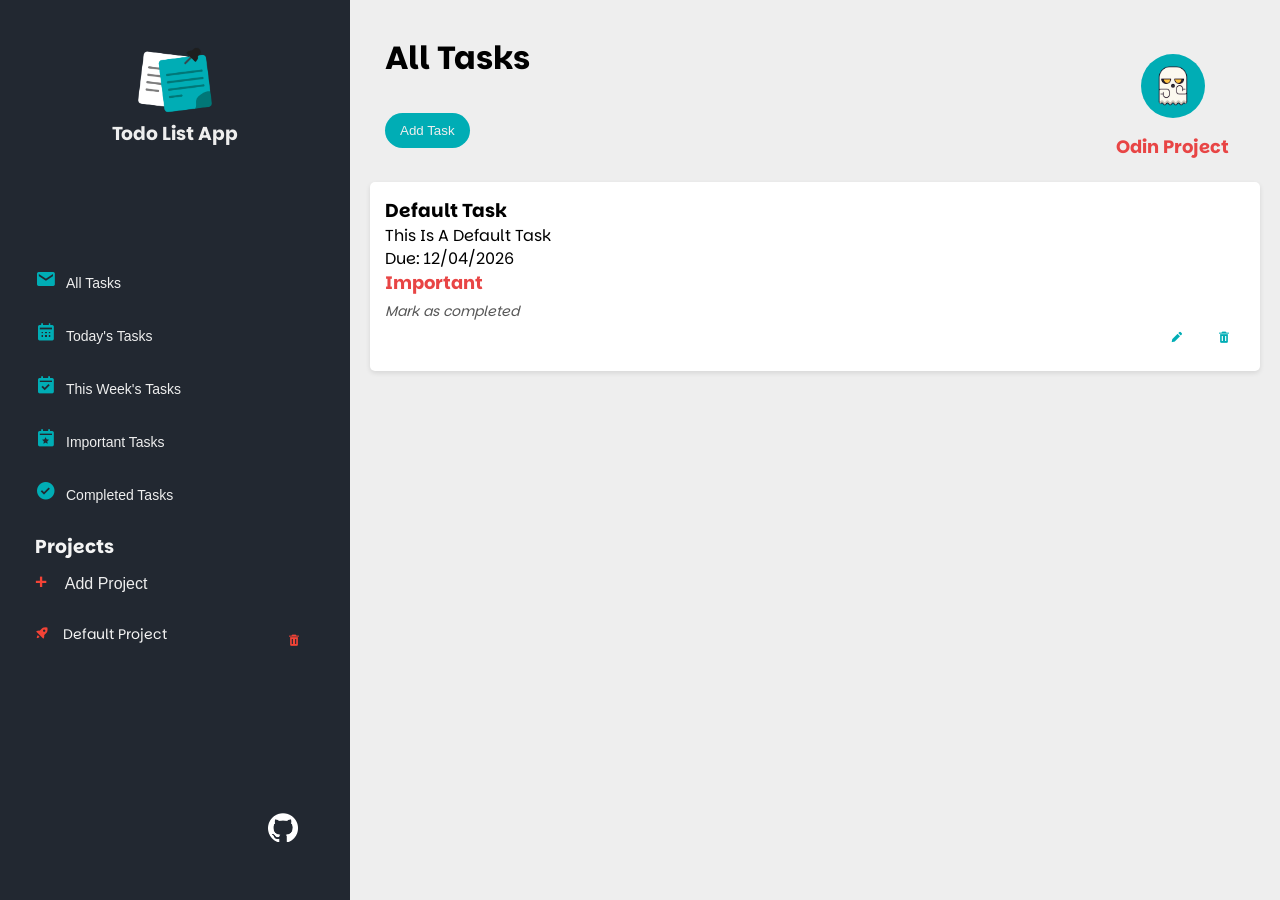
<file: index.html>
<!doctype html><html lang="en"><head><meta charset="UTF-8"><meta name="viewport" content="width=device-width,initial-scale=1"><link rel="stylesheet" href="https://cdn.jsdelivr.net/npm/boxicons@latest/css/boxicons.min.css"><title>Odin Project Todolist App</title><script defer="defer" src="main.js"></script></head><body><div class="side-nav" id="sideNav"><div class="side-nav-header"><img src="c797d7eb57581afcc4a9.png" alt="..."><h3>Todo List App</h3></div><div class="side-nav-buttons"><button class="side-nav-btn" id="allTasksBtn"><i class="bx bxs-envelope"></i>All Tasks</button> <button class="side-nav-btn" id="todaysTasksBtn"><i class="bx bxs-calendar"></i>Today's Tasks</button> <button class="side-nav-btn" id="weekTasksBtn"><i class="bx bxs-calendar-check"></i>This Week's Tasks</button> <button class="side-nav-btn" id="importantTasksBtn"><i class="bx bxs-calendar-star"></i>Important Tasks</button> <button class="side-nav-btn" id="completedTaskBtn"><i class="bx bxs-check-circle"></i>Completed Tasks</button><br><div class="project-nav" id="projectNav"><h3>Projects</h3><button class="side-nav-btn" id="project-popupBtn"><span>&#43;</span> Add Project</button><div class="project-content"><div class="project-lists"></div><div class="project-popup-container"><input id="projectInput" placeholder="Enter new project"><div class="project-buttons"><button class="project-btn" id="addProjectBtn"><i class="bx bx-plus"></i></button> <button class="project-btn" id="closeProjectPopupBtn"><i class="bx bx-x"></i></button></div></div></div></div></div><div class="side-nav-footer"><a href="https://github.com/xxemat20xx" target="_blank"><img src="925aa8e685ab0217bb34.png" alt="..."></a></div></div><div class="main-content"><div class="message-notif-content"></div><div class="main-content-header"><div class="main-content-header-content"><h1 id="currentTaskHead">Todo List</h1><button id="addTaskBtn">Add Task</button></div><div class="main-content-header-content main-img-container"><div class="header-logo-text"><img src="d76275e12148ec81df92.png" alt=""> <strong>Odin Project</strong></div></div></div><ul id="todoList"></ul><div id="taskModal" class="modal"><div class="modal-content"><h2>Add Task</h2><form id="taskForm"><label for="title">Title:</label> <input id="title" name="title" required> <label for="description">Description:</label> <textarea id="description" name="description" required></textarea> <label for="dueDate">Due Date:</label> <input type="date" id="dueDate" name="dueDate" required><div class="form-buttons"><label for="isImportant">Important:</label> <input type="checkbox" id="isImportant" name="isImportant"> <button type="submit" id="taskBtn">Add Task</button> <button type="button" id="closeModalBtn">Close</button></div></form></div></div></div><div class="note-content"></div></body></html>
</file>
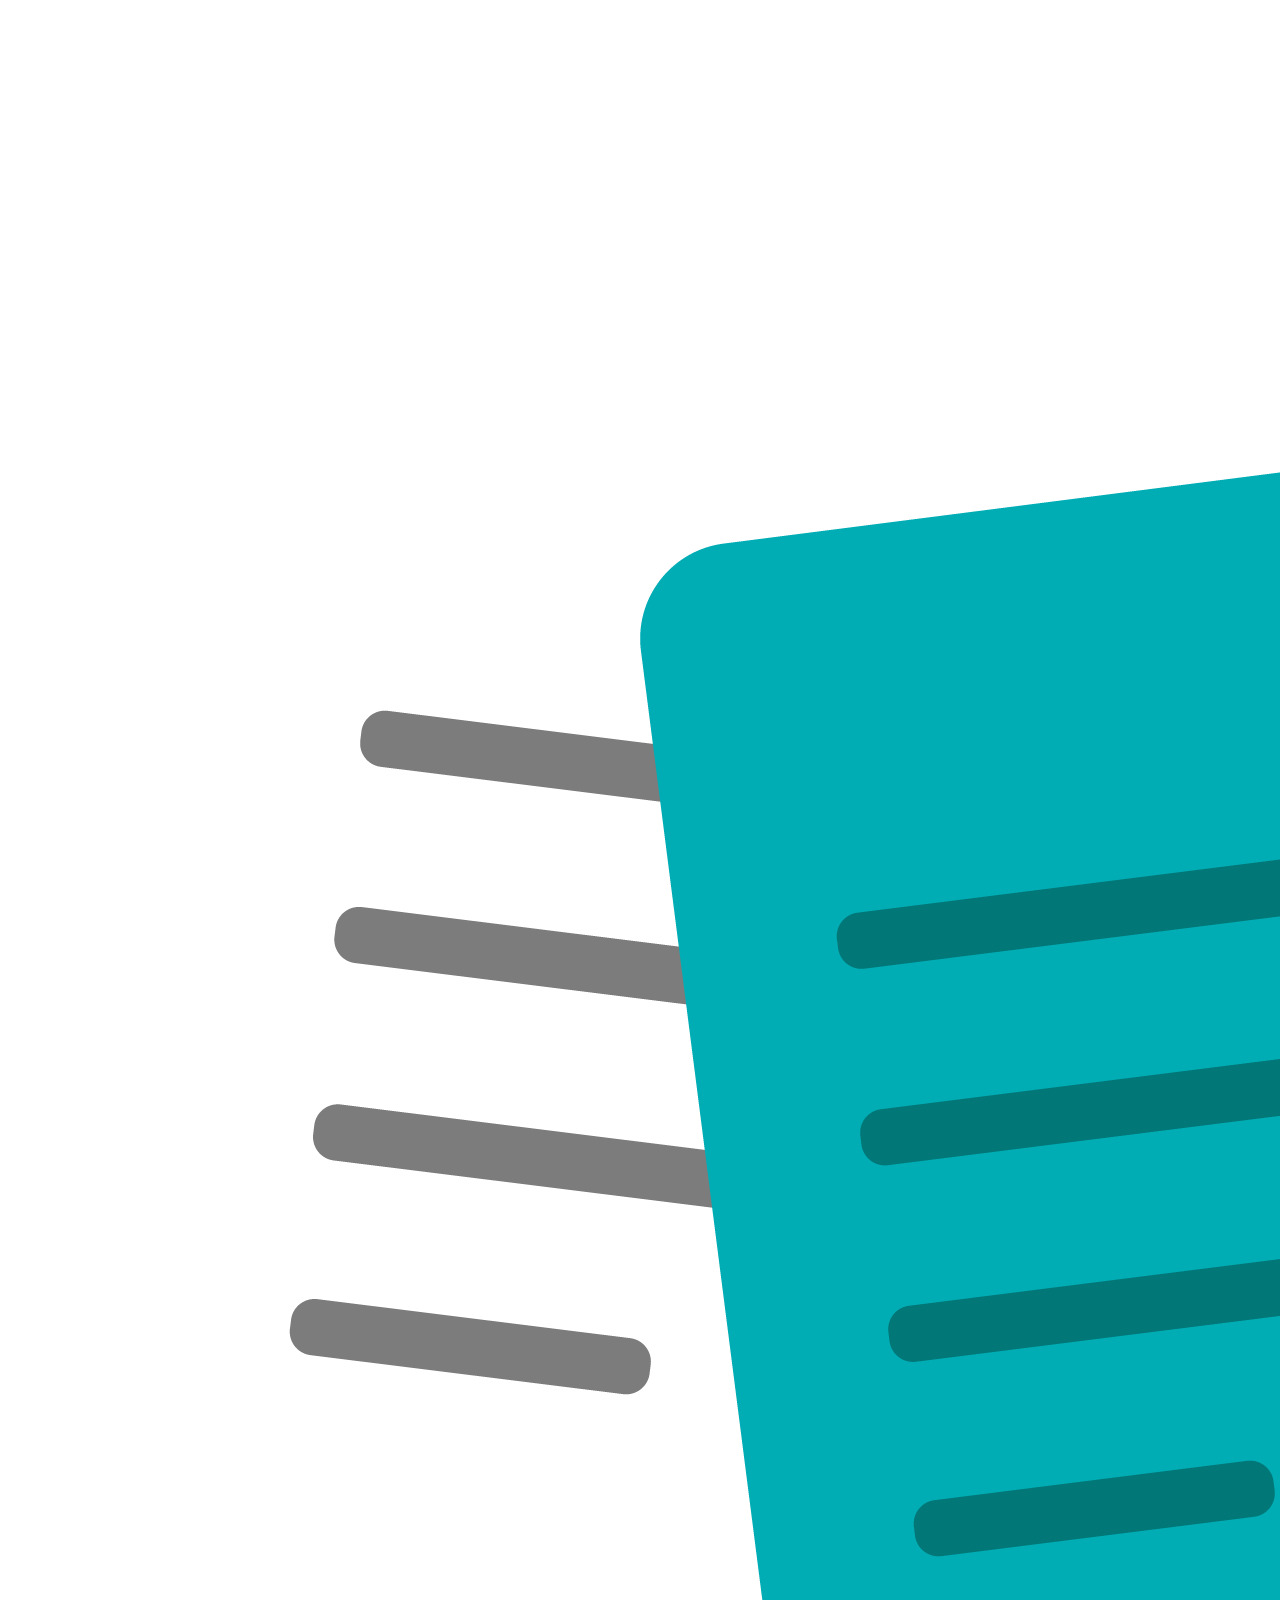
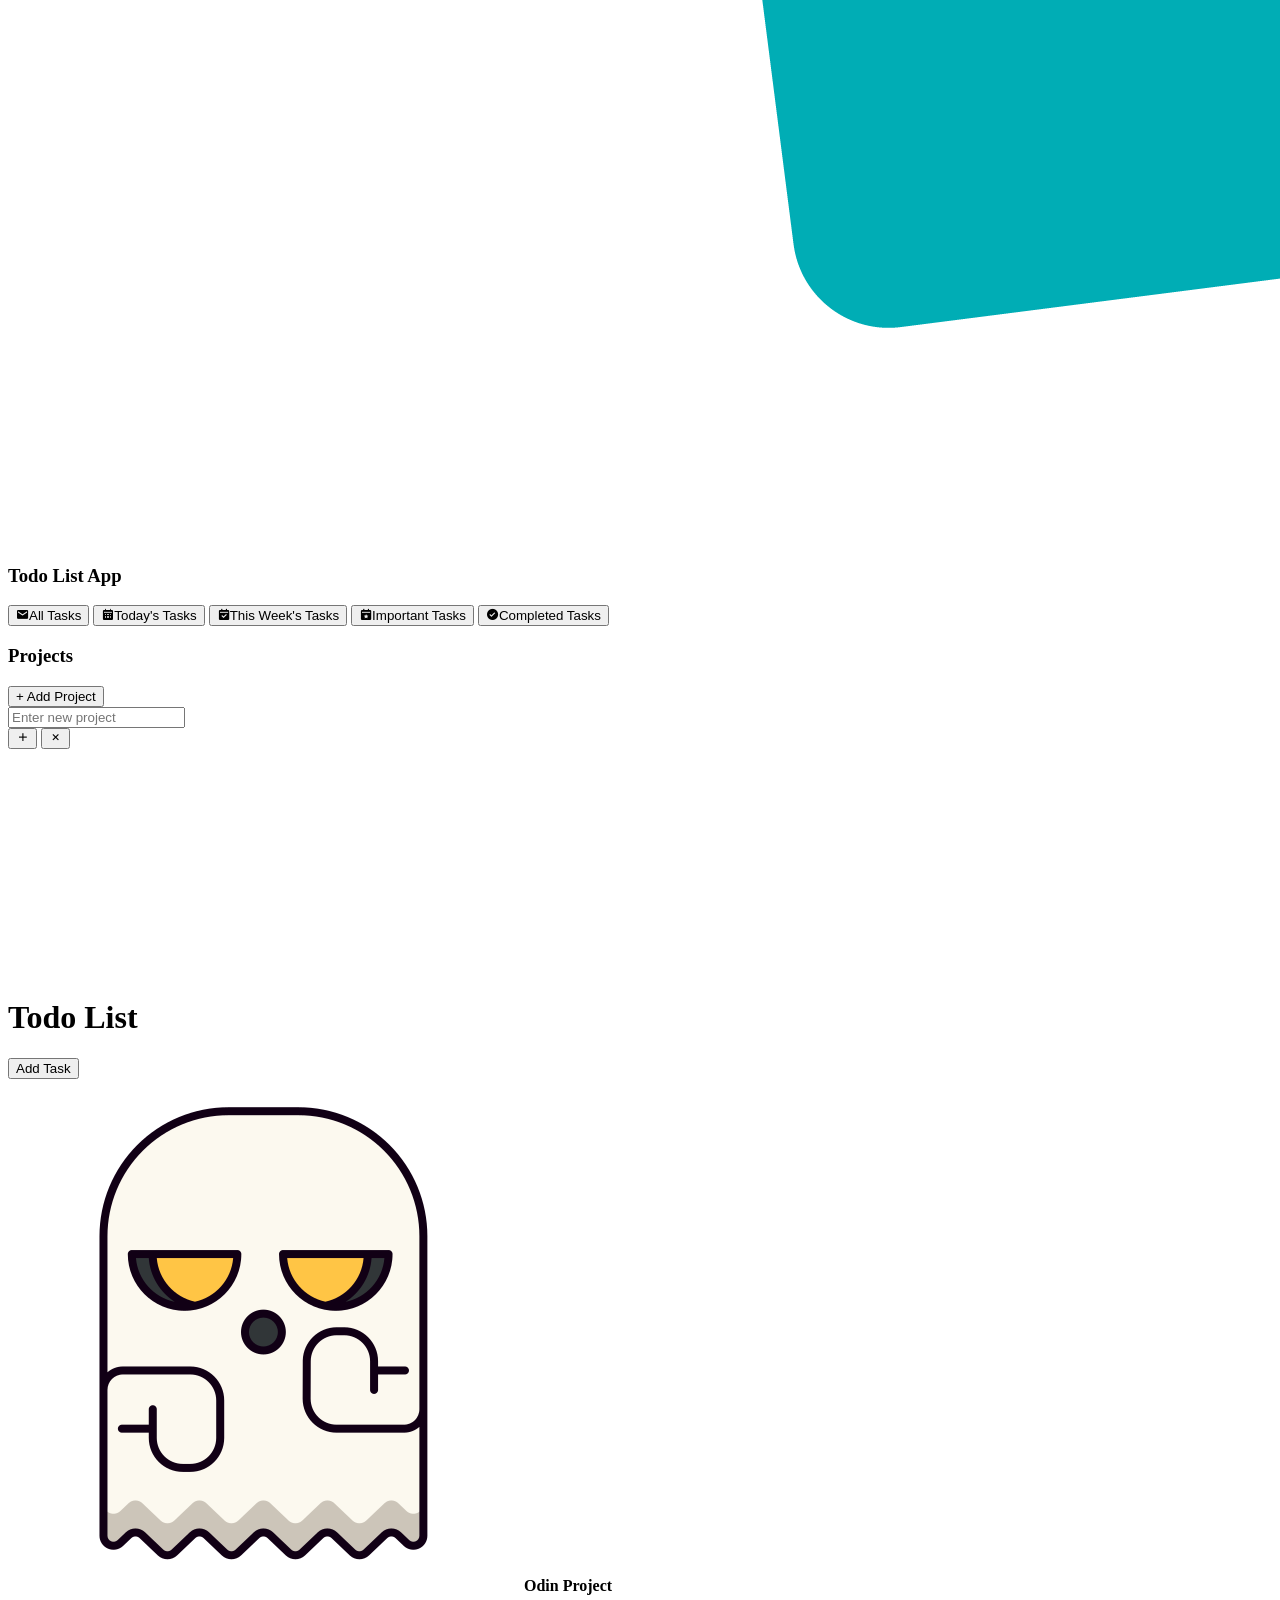
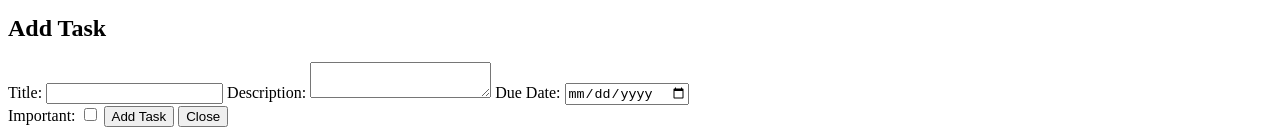
<file: src/index.html>
<!DOCTYPE html>
<html lang="en">

<head>
    <meta charset="UTF-8">
    <meta name="viewport" content="width=device-width, initial-scale=1.0">
    <link rel="stylesheet" href="https://cdn.jsdelivr.net/npm/boxicons@latest/css/boxicons.min.css">
    <title>Odin Project Todolist App</title>

</head>

<body>
    <!-- Side Navigation -->
    <div class="side-nav" id="sideNav">
        <div class="side-nav-header">
            <img src="./img/note-logo-01.png" alt="...">
            <h3>Todo List App</h3>
        </div>
        <div class="side-nav-buttons">
            <button class="side-nav-btn" id="allTasksBtn"><i class='bx bxs-envelope'></i>All Tasks</button>
            <button class="side-nav-btn" id="todaysTasksBtn"><i class='bx bxs-calendar'></i>Today's Tasks</button>
            <button class="side-nav-btn" id="weekTasksBtn"><i class='bx bxs-calendar-check'></i>This Week's
                Tasks</button>
            <button class="side-nav-btn" id="importantTasksBtn"><i class='bx bxs-calendar-star'></i>Important
                Tasks</button>
            <button class="side-nav-btn" id="completedTaskBtn"><i class='bx bxs-check-circle'></i></i>Completed
                Tasks</button>
            <br>
          
            <div class="project-nav" id="projectNav">
                <h3>Projects</h3>
                <button class="side-nav-btn" id="project-popupBtn"><span>&#43;</span> Add Project</button>
                <div class="project-content">

                    <div class="project-lists">
                        <!-- PROJECT LIST TO APPEN -->
                    </div>
                    
                    <div class="project-popup-container">
                        <input type="text" id="projectInput" placeholder="Enter new project">

                        <div class="project-buttons">
                            <button class="project-btn" id="addProjectBtn"><i class='bx bx-plus'></i></button>
                            <button class="project-btn" id="closeProjectPopupBtn"><i class='bx bx-x'></i></button>
                        </div>
                    </div>
                </div>
            </div>
        </div>
        <div class="side-nav-footer">
            <a href="https://github.com/xxemat20xx" target="_blank"><img src="./img/github-mark-white.png"
                    alt="..."></a>
        </div>
    </div>

    <div class="main-content">
        <div class="message-notif-content">
            <!-- <div class="msg-notif-text added-task-msg">Added to Task</div>
            <div class="msg-notif-text deleted-task-msg">Added to Task</div> -->
        </div>
        <div class="main-content-header">
            <div class="main-content-header-content">
                <h1 id="currentTaskHead">Todo List</h1>
                <button id="addTaskBtn">Add Task</button>
            </div>

            <div class="main-content-header-content main-img-container">
                <!-- <div class="note-logo-text">
                    <button class="btn btn-note" id="openNoteBtn"><i class='bx bxs-note'></i></button>

                </div> -->
                <div class="header-logo-text">
                    <img src="./img/logo.png" alt="">
                    <strong>Odin Project</strong>
                </div>
            </div>
        </div>
        <!-- Todo List -->
        <ul id="todoList"></ul>

        <!-- Modal -->
        <div id="taskModal" class="modal">
            <div class="modal-content">
                <h2>Add Task</h2>
                <form id="taskForm">
                    <label for="title">Title:</label>
                    <input type="text" id="title" name="title" required>
                    <label for="description">Description:</label>
                    <textarea id="description" name="description" required></textarea>
                    <label for="dueDate">Due Date:</label>
                    <input type="date" id="dueDate" name="dueDate" required>

                    <div class="form-buttons">
                        <label for="isImportant">Important:</label>
                        <input type="checkbox" id="isImportant" name="isImportant">
                        <button type="submit" id="taskBtn">Add Task</button>
                        <button type="button" id="closeModalBtn">Close</button>
                    </div>
                </form>
            </div>
        </div>
    </div>
    <!-- Note Content -->
    <div class="note-content"></div>
</body>

</html>
</file>
